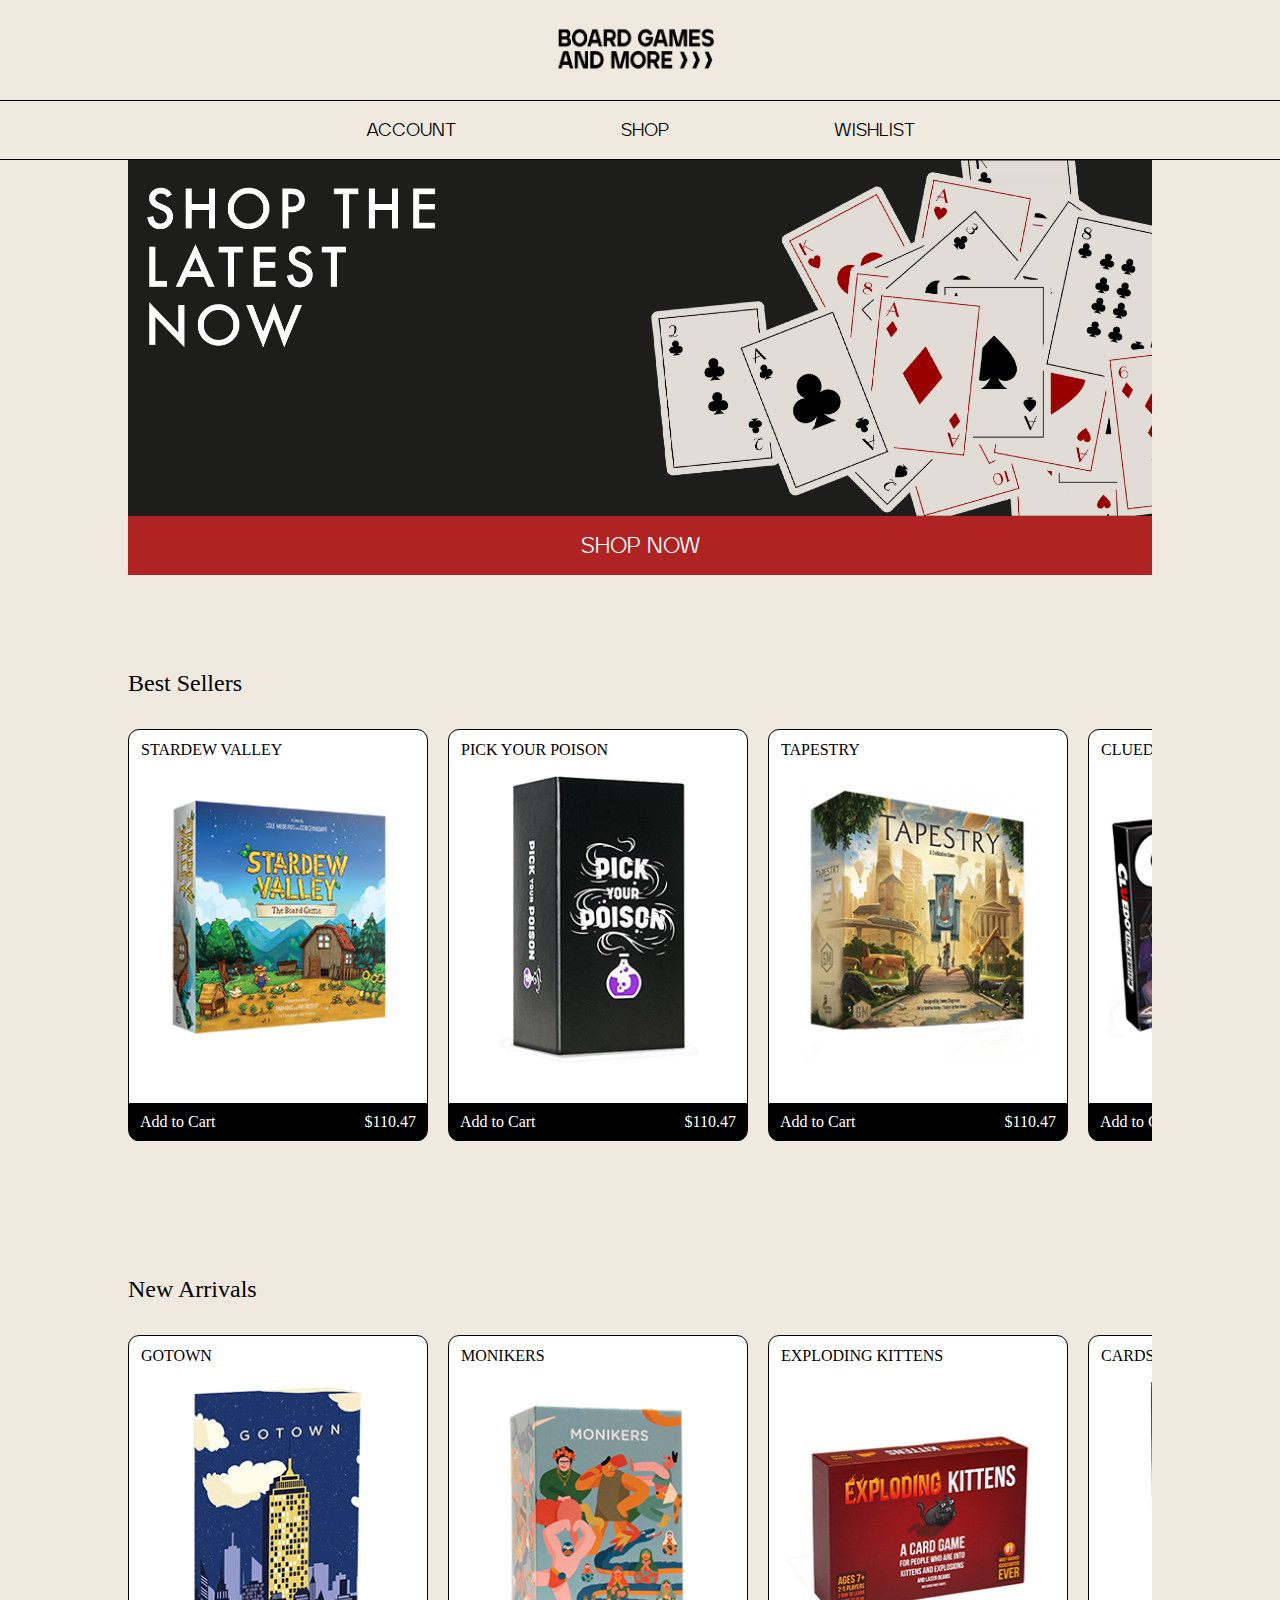
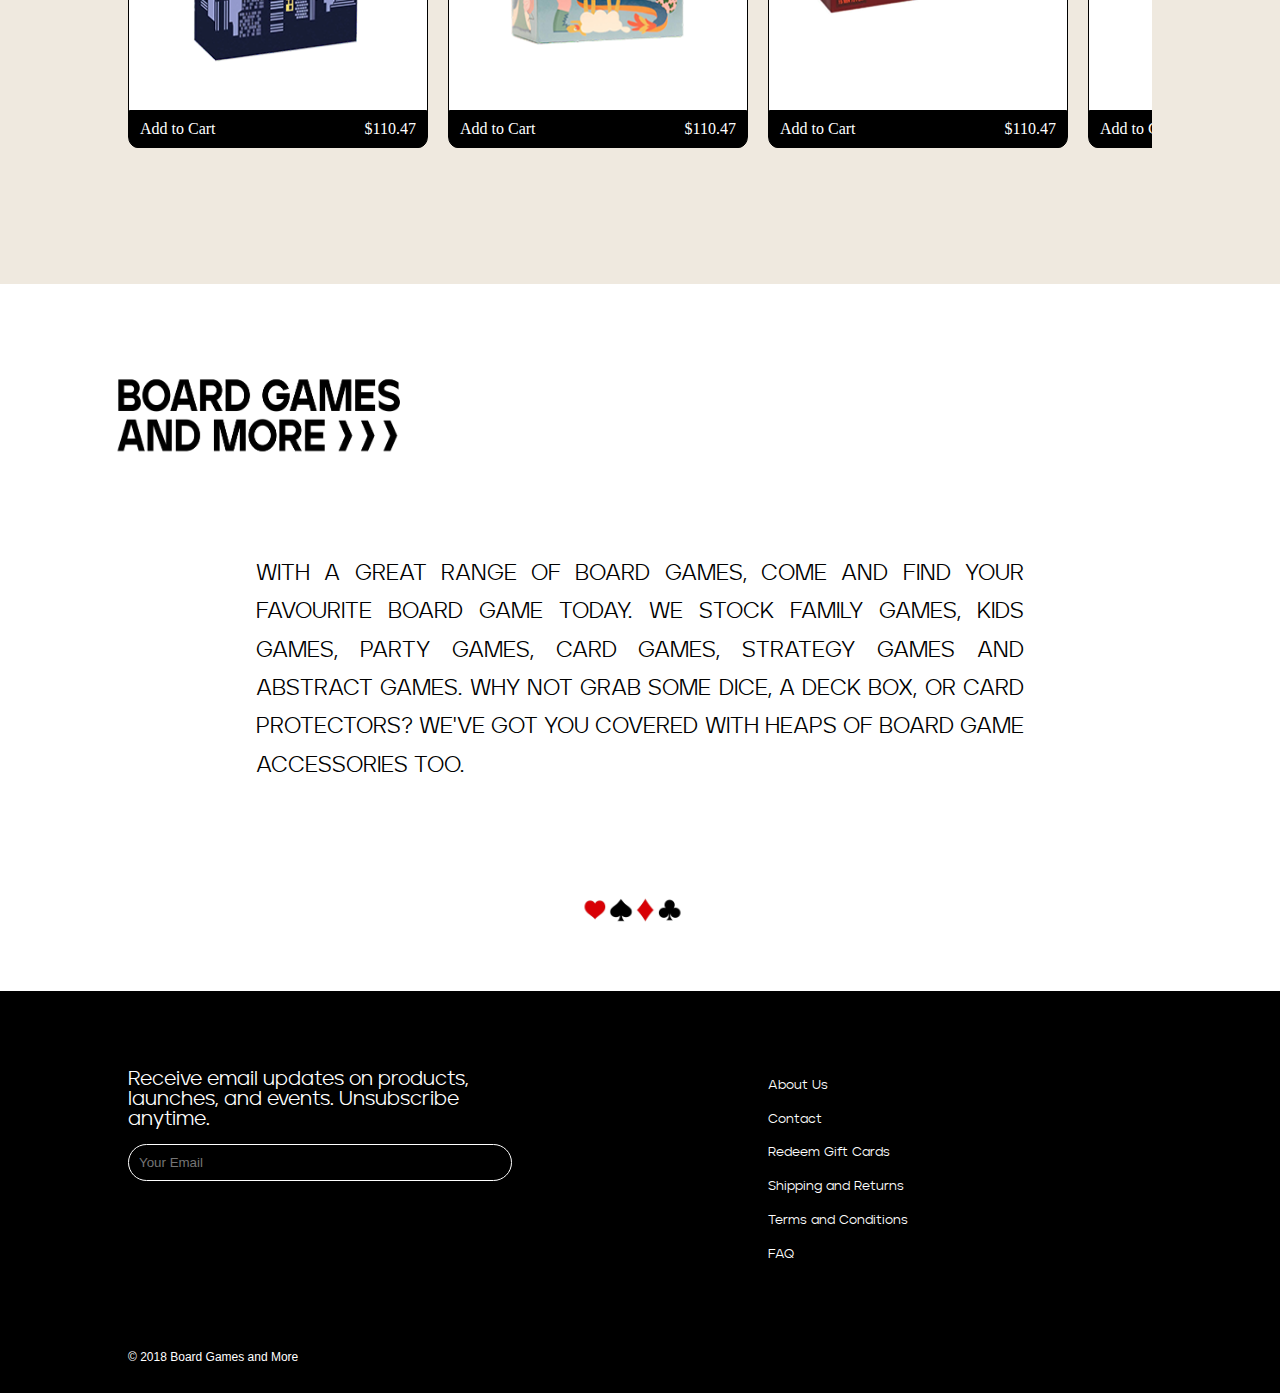
<file: index.html>
<!DOCTYPE html>
<html lang="en">
<head>
    <meta charset="UTF-8">
    <meta http-equiv="X-UA-Compatible" content="IE=edge">
    <meta name="viewport" content="width=device-width, initial-scale=1.0">
    <title>Document</title>
    <link rel="stylesheet" href="styles.css">
    <link rel="stylesheet" href="reset.css">
    <link rel="stylesheet" href="https://cdn.linearicons.com/free/1.0.0/icon-font.min.css">
    <link rel="stylesheet" href="https://cdnjs.cloudflare.com/ajax/libs/font-awesome/4.7.0/css/font-awesome.min.css">

</head>
<body>
    <div class="main-container">
<!-- Nav Bar --> 
    <nav>
        <ul class="header">
            <li class="li-left"><a class="lnr lnr-magnifier icon" href="#"></a></li>
            <li class="li-center"><img class="logo"  src="/images/logo.png" alt="logo"></li>
            <li class="li-right"><a class="lnr lnr-cart icon" href="#"></a></li>
        </ul>
        <ul class="nav-text">
            <li><a href="#account">ACCOUNT</a></li>
            <li><a href="shop.html">SHOP</a></li>
            <li><a href="#wishlist">WISHLIST</a></li>
        </ul>
    </nav>  

    <main >
        <img class="center banner" src="images/desktop-01.jpg" width="70%" alt="banner">
        <br>
        <button class="center btn"><a href="shop.html">SHOP NOW</a></button>
    </main>

<!-- Best Sellers -->
<div class="outer1">
    <h1>Best Sellers</h1>
    <section class="cards1">
        <article class="card1">
            <div class="text">
                <h3>stardew valley</h3>
            </div>
            <div class="image-size">
            <img src="/images/stardewvalley.png">
           </div>
            <div class="text1">
                
            </div>
            <a href="#" class="card1-bottom">
                <div class="btn-left">Add to Cart</div>
                <div class="btn-right">$110.47</div>
            </a>
        </article>
        <article class="card1">
            <div class="text">
                <h3>Pick Your Poison</h3>
            </div>
            <div class="image-size">
            <img src="/images/pickyourpoison.png"></div>
            <div class="text1">
                
            </div>
            <a href="#" class="card1-bottom">
                <div class="btn-left">Add to Cart</div>
                <div class="btn-right">$110.47</div>
            </a>
        </article>
        <article class="card1">
            <div class="text">
                <h3>tapestry</h3>
            </div>
            <div class="image-size">
            <img src="/images/tapestry.png">
            </div>
            <div class="text1">
                
            </div>
            <a href="#" class="card1-bottom">
                <div class="btn-left">Add to Cart</div>
                <div class="btn-right">$110.47</div>
            </a>
        </article>
        <article class="card1">
            <div class="text">
                <h3>cluedo</h3>
            </div>
            <div class="image-size">
            <img src="/images/cluedo.png">
            </div>
            <div class="text1">
                
            </div>
            <a href="#" class="card1-bottom">
                <div class="btn-left">Add to Cart</div>
                <div class="btn-right">$110.47</div>
            </a>
        </article>
        <article class="card1">
            <div class="text">
                <h3>Scythe</h3>
            </div>
            <div class="image-size">
            <img src="/images/scythe.png">
            </div>
            <div class="text1">
                
            </div>
            <a href="#" class="card1-bottom">
                <div class="btn-left">Add to Cart</div>
                <div class="btn-right">$110.47</div>
            </a>
        </article>
        <article class="card1">  
            <div class="text">
            <h3>Wingspan</h3>
            </div>
            <div class="image-size">
            <img src="/images/wingspan.png">
        </div>
            <div class="text1">
                
            </div>
            <a href="#" class="card1-bottom">
                <div class="btn-left">Add to Cart</div>
                <div class="btn-right">$110.47</div>
            </a>
        </article>


    </section>
</div>

<!-- New Arrivals -->
<div class="outer1">
    <h1>New Arrivals</h1>
    <section class="cards1">
        <article class="card1">
            <div class="text">
                <h3>gotown</h3>
            </div>
            <div class="image-size">
            <img src="/images/gotown.png">
            </div>
            <div class="text1">
                                
            </div>
            <a href="#" class="card1-bottom">
                <div class="btn-left">Add to Cart</div>
                <div class="btn-right">$110.47</div>
            </a>
        </article>
        <article class="card1">
            <div class="text">
                <h3>monikers</h3>
            </div>
            <div class="image-size">
            <img src="/images/monikers.png"></div>
            <div class="text1">
                                
            </div>
            <a href="#" class="card1-bottom">
                <div class="btn-left">Add to Cart</div>
                <div class="btn-right">$110.47</div>
            </a>
        </article>
        <article class="card1">
            <div class="text">
                <h3>exploding kittens</h3>
            </div>
            <div class="image-size">
            <img src="/images/explodingkittens.png">
            </div>
            <div class="text1">
                                
            </div>
            <a href="#" class="card1-bottom">
                <div class="btn-left">Add to Cart</div>
                <div class="btn-right">$110.47</div>
            </a>
        </article>
        <article class="card1">
            <div class="text">
                <h3>cards against humanity</h3>
            </div>
            <div class="image-size">
            <a href="product.html"><img src="/images/cardsagainsthumanity.png"></a>
            </div>
            <div class="text1">
                                
            </div>
            <a href="#" class="card1-bottom">
                <div class="btn-left">Add to Cart</div>
                <div class="btn-right">$110.47</div>
            </a>
        </article>
        <article class="card1">
            <div class="text">
                <h3>wave length</h3>
            </div>
            <div class="image-size">
            <img src="/images/wavelength.png">
            </div>
            <div class="text1">
                                
            </div>
            <a href="#" class="card1-bottom">
                <div class="btn-left">Add to Cart</div>
                <div class="btn-right">$110.47</div>
            </a>
        </article>
        <article class="card1">  
            <div class="text">
            <h3>The World Game</h3>
            </div>
            <div class="image-size">
            <img src="/images/theworldgame.png" alt="Sample photo">
        </div>
            <div class="text1">
                                
            </div>
            <a href="#" class="card1-bottom">
                <div class="btn-left">Add to Cart</div>
                <div class="btn-right">$110.47</div>
            </a>
        </article>  
</div>
<br><br><br><br><br><br>

<!-- About -->
<div class="about">
    <img src="/images/logo.png" alt="">
    <p class="about-text">With a great range of board games, come and find your favourite board game today. We stock family games, kids games, party games, card games, strategy games and abstract games. Why not grab some dice, a deck box, or card protectors? We've got you covered with heaps of board game accessories too.</p>
    <br><br><br>
    <img class="cardflower" src="/images/cardflowers.png" alt="">
</div>

<!-- Footer -->
<div class="footer-container">
    <div class="footer-left">
    <p>Receive email updates on products, launches, and events. Unsubscribe anytime.</p>
    <p><input type="email" name="" id="email" placeholder="Your Email"></p>
    </div>
    <div class="footer-right">
    <ul>
        <li><a href="#">About Us</a></li>
        <li><a href="#">Contact</a></li>
        <li><a href="#wishlist">Redeem Gift Cards</a></li>
        <li><a href="#">Shipping and Returns</a></li>
        <li><a href="#">Terms and Conditions</a></li>
        <li><a href="#">FAQ</a></li>
    </ul>
    </div>
  
</div>
<div class="copyright">&copy; 2018 Board Games and More </div>
</div>



</body>
</html>
</file>
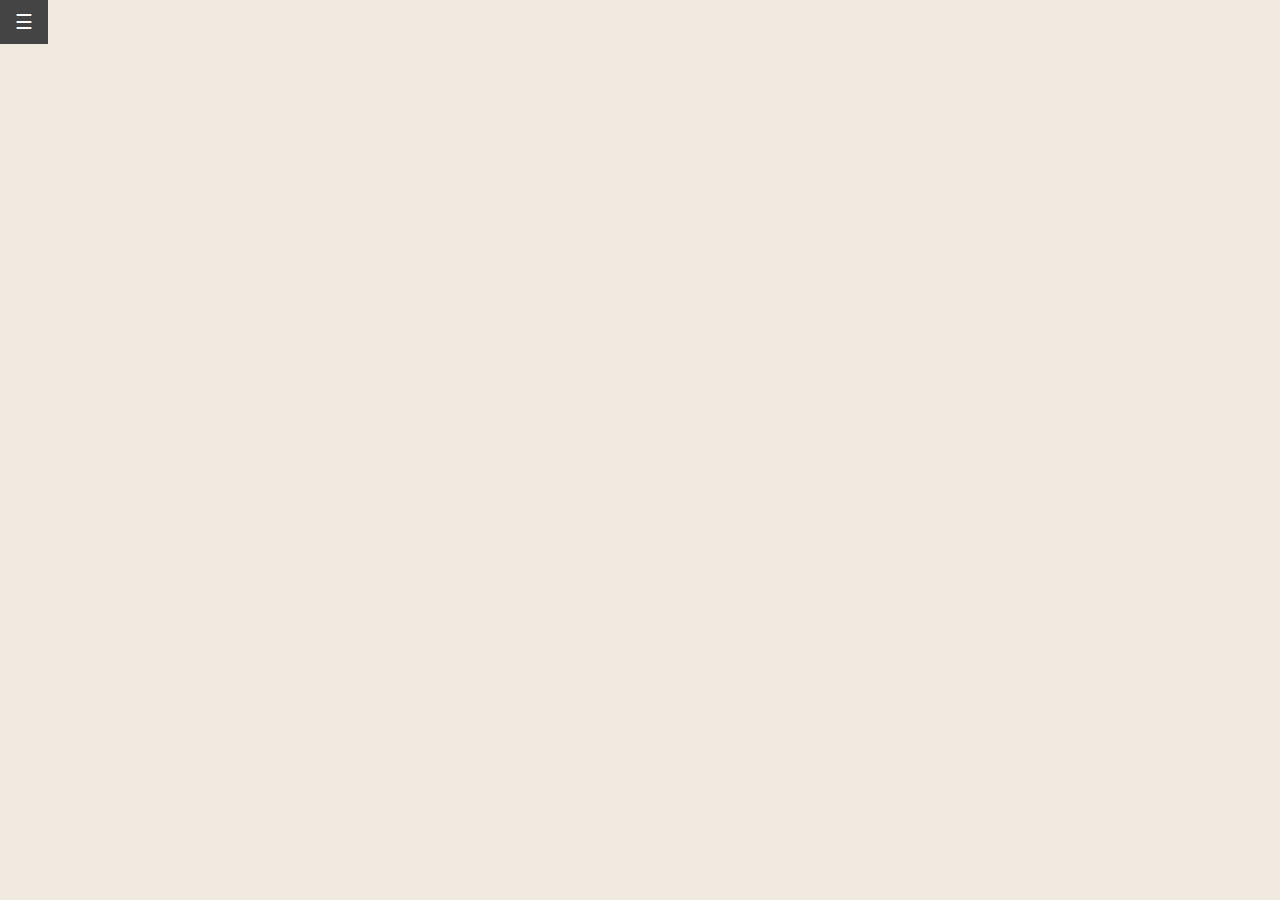
<file: cart.html>
<!DOCTYPE html>
<html lang="en">
<head>
    <meta charset="UTF-8">
    <meta http-equiv="X-UA-Compatible" content="IE=edge">
    <meta name="viewport" content="width=device-width, initial-scale=1.0">
    <link rel="stylesheet" href="styles.css">
    <link rel="stylesheet" href="reset.css">
    <link rel="stylesheet" href="https://cdn.linearicons.com/free/1.0.0/icon-font.min.css">
    <title>Document</title>
</head>
<body>
    <div id="mySidepanel" class="sidepanel">
        <h1 class="cart-header">Your Cart</h1>
        <a href="javascript:void(0)" class="closebtn" onclick="closeNav()">×</a>
        <div class="cart-items">
            <img src="/images/cardsagainsthumanity.png" alt="">
            <div class="cart-text"><h5>Cards Against Humanity</h5><h6>$110.47</h6></div>
            <div class="counter2">
                <div class="c-btn2">-</div>
                <div class="count2">1</div>
                <div class="c-btn2">+</div>
            </div>
            <div class="lnr lnr-trash"></div>
        </div>

        <div class="checkout-box">
            <span>Estimated Total</span><span>$110.47</span>
            <a class="p-btn" href="">Checkout</a>
        </div>
    </div>

    <button class="openbtn" onclick="openNav()">☰</button>  

    <script>
        function openNav() {
          document.getElementById("mySidepanel").style.width = "500px";
        }
        
        function closeNav() {
          document.getElementById("mySidepanel").style.width = "0";
        }
        </script>
    
</body>
</html>
</file>
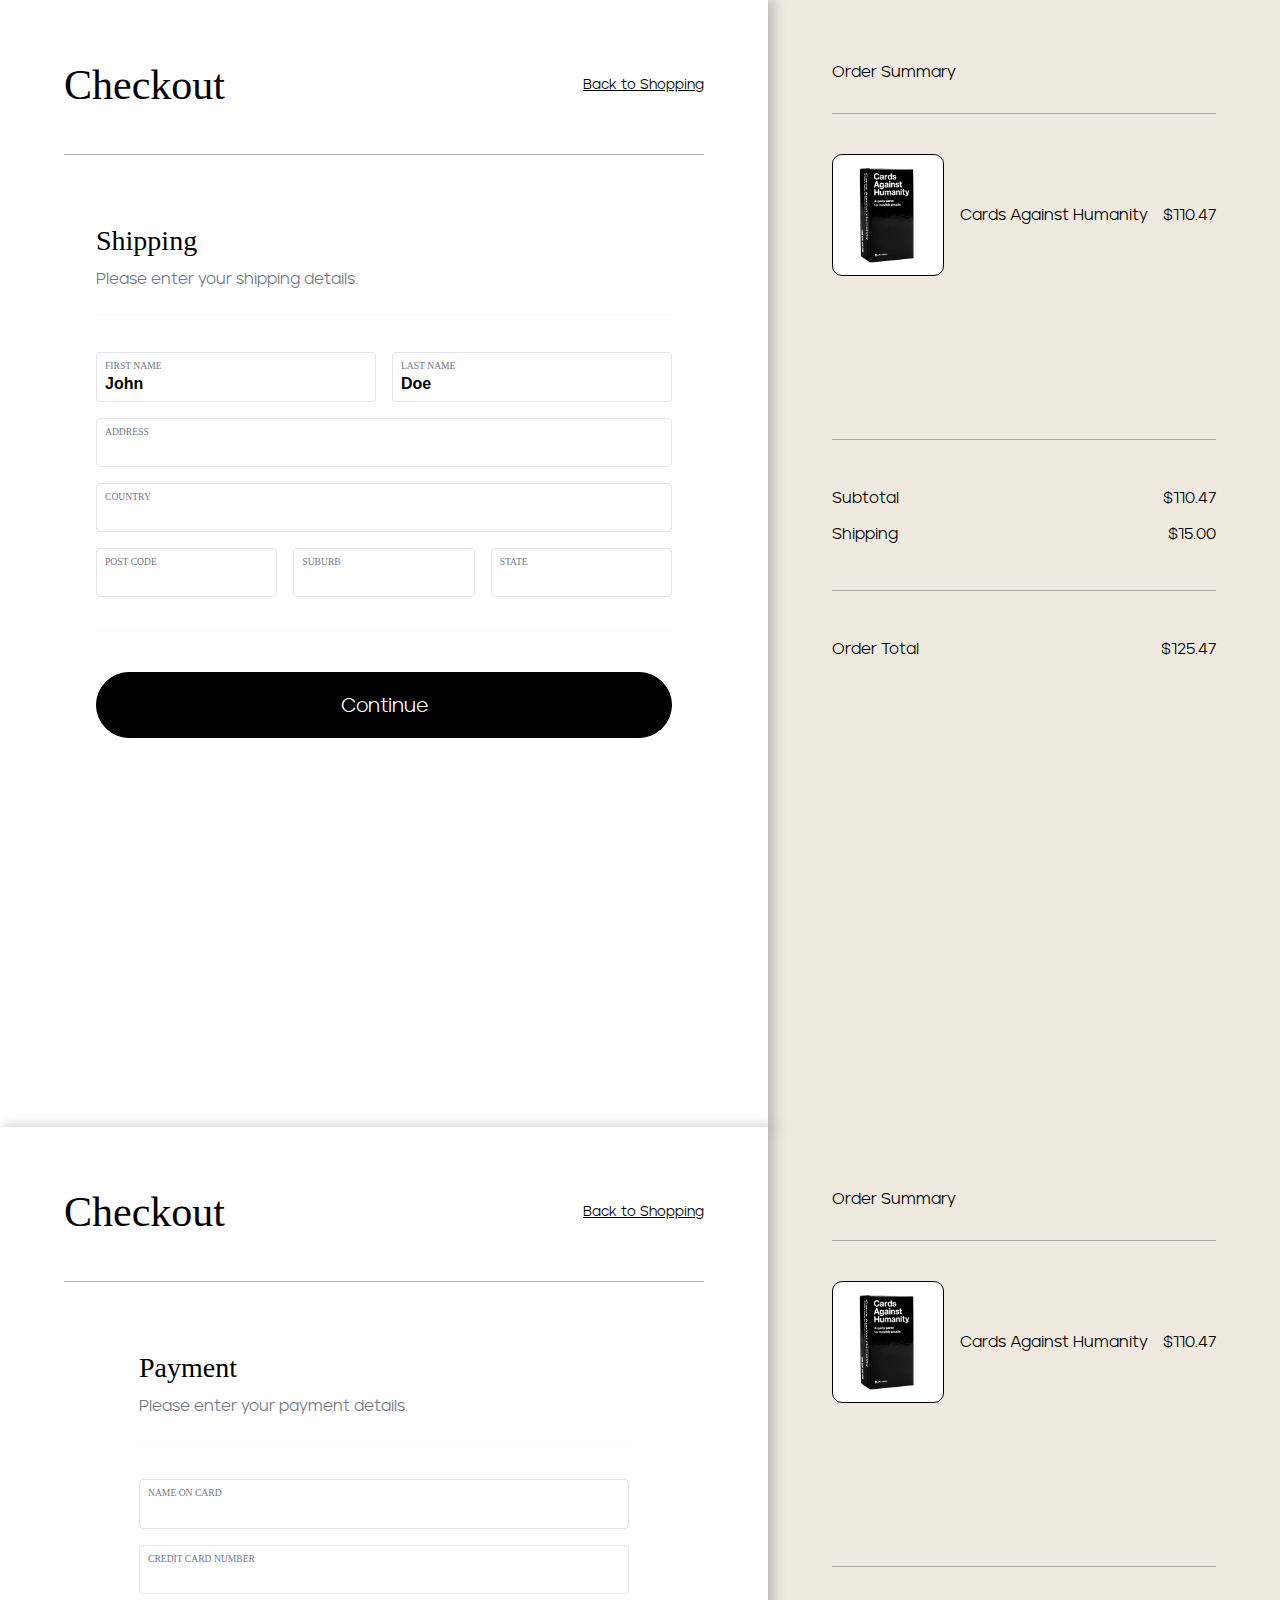
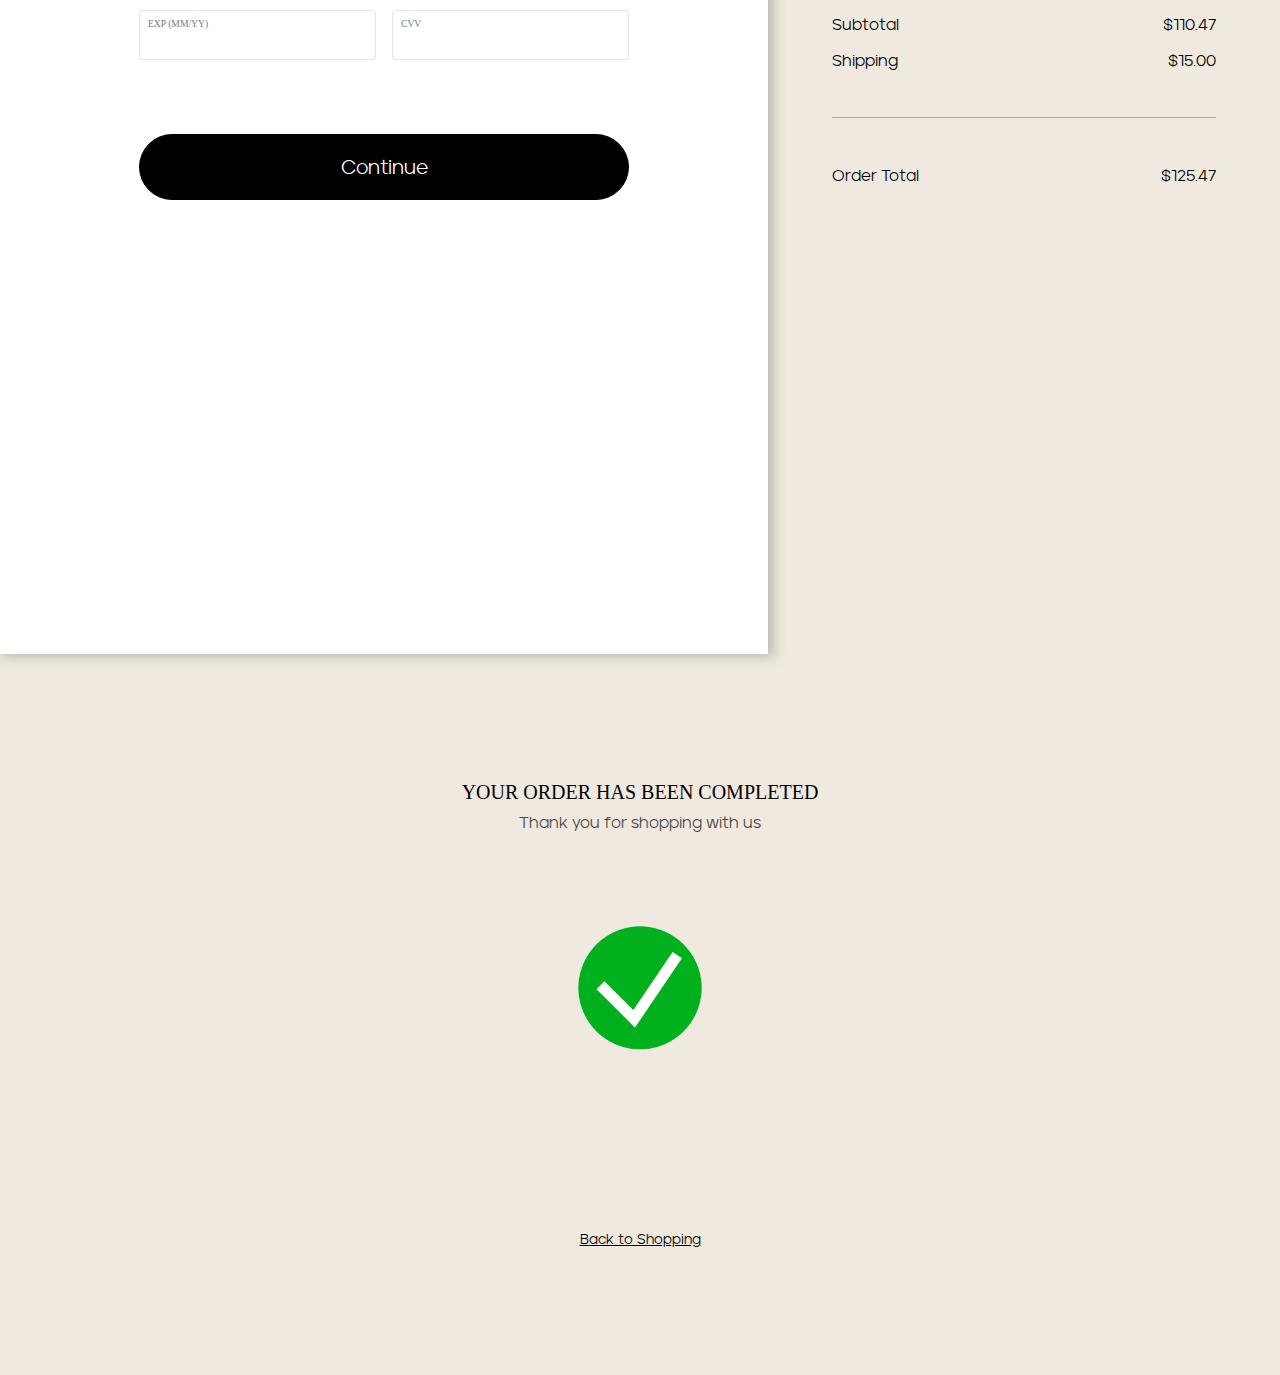
<file: checkout.html>
<!DOCTYPE html>
<html lang="en">
<head>
    <meta charset="UTF-8">
    <meta http-equiv="X-UA-Compatible" content="IE=edge">
    <meta name="viewport" content="width=device-width, initial-scale=1.0">
    <link rel="stylesheet" href="styles.css">
    <link rel="stylesheet" href="reset.css">
    <script src="script.js"></script>
    <title>Document</title>
</head>
<body>
<!-- SHIPPING -->
<div id="shipping" class="checkout tabcontent">
    <div class="checkout-left">
        <h1>Checkout</h1>
        <a href="index.html">Back to Shopping</a>
        <hr>

    <div class="shipping-form">
        <h1>Shipping</h1>
        <p>Please enter your shipping details.</p>
        <hr />
        <div class="form">
            
        <div class="fields fields--2">
            <label class="field">
            <span class="field__label" for="firstname">First name</span>
            <input class="field__input" type="text" id="firstname" value="John" />
            </label>
            <label class="field">
            <span class="field__label" for="lastname">Last name</span>
            <input class="field__input" type="text" id="lastname" value="Doe" />
            </label>
        </div>
        <label class="field">
            <span class="field__label" for="address">Address</span>
            <input class="field__input" type="text" id="address" />
        </label>
        <label class="field">
            <span class="field__label" for="country">Country</span>
            <select class="field__input" id="country">
            <option value=""></option>
            <option value="australia">Australia</option>
            </select>
        </label>
        <div class="fields fields--3">
            <label class="field">
            <span class="field__label" for="postcode">Post code</span>
            <input class="field__input" type="text" id="zipcode" />
            </label>
            <label class="field">
            <span class="field__label" for="suburb">Suburb</span>
            <input class="field__input" type="text" id="city" />
            </label>
            <label class="field">
            <span class="field__label" for="state">State</span>
            <select class="field__input" id="state">
                <option value=""></option>
            </select>
            </label>
        </div>
        </div>
        <hr>
        <button class="p-btn" onclick="payment()">Continue</button>
        </div>
    </div>

    
    <div class="checkout-right">
        <h4>Order Summary</h4>
        <hr>
        <div class="sum-img">
            <img src="/images/cardsagainsthumanity.png" alt="">
            <span>Cards Against Humanity</span><span>$110.47</span>
        </div>
       
        <div class="sum-bottom">
            <hr>
            <div class="sum-text">
            <span>Subtotal</span><span>$110.47</span>
            </div>
            <div class="sum-text">
                <span>Shipping</span><span>$15.00</span>
            </div>
            <hr>
            <div class="sum-text">
                <span>Order Total</span>
                <span>$125.47</span>
            </div>

        </div>
    </div>
</div>

<!-- PAYMENT -->
<div id="payment" class="checkout tabcontent">
    <div class="checkout-left">
        <h1>Checkout</h1>
        <a href="index.html">Back to Shopping</a>
        <hr>

    <div class="shipping-form">
        <h1>Payment</h1>
        <p>Please enter your payment details.</p>
        <hr />
        <div class="form">
            
        <div class="fields ">
            <label class="field">
            <span class="field__label" for="firstname">Name on Card</span>
            <input class="field__input" type="text" id="firstname" value="" />
            </label>
            <label class="field">
            <span class="field__label" for="lastname">Credit Card Number</span>
            <input class="field__input" type="text" id="lastname" value="" />
            </label>
        </div>

        <div class="fields fields--2">
            <label class="field">
            <span class="field__label" for="postcode">Exp (MM/YY)</span>
            <input class="field__input" type="text" id="exp" />
            </label>
            <label class="field">
            <span class="field__label" for="suburb">CVV</span>
            <input class="field__input" type="text" id="cvv" />
            </label>
    
        </div>
        </div>
        <hr>
        <button class="p-btn" onclick="done()">Continue</button>
        </div>
    </div>

    
    <div class="checkout-right">
        <h4>Order Summary</h4>
        <hr>
        <div class="sum-img">
            <img src="/images/cardsagainsthumanity.png" alt="">
            <span>Cards Against Humanity</span><span>$110.47</span>
        </div>
       
        <div class="sum-bottom">
            <hr>
            <div class="sum-text">
            <span>Subtotal</span><span>$110.47</span>
            </div>
            <div class="sum-text">
                <span>Shipping</span><span>$15.00</span>
            </div>
            <hr>
            <div class="sum-text">
                <span>Order Total</span>
                <span>$125.47</span>
            </div>

        </div>
    </div>
</div>

<!-- CONFIRMATION -->
<div id="done" class="confirmation tabcontent">
    <div class="confirmation-h1">
        <p>Your order has been completed</p>
    </div>
    <div class="confirmation-h2">
        <p>Thank you for shopping with us</p>
    </div>
    <div class="greentick">
        <img src="/images/greentick.png" alt="">
    </div>
    <div class="li-back">
        <a href="index.html">Back to Shopping</a>
    </div>

</div>

</body>
</html>
</file>
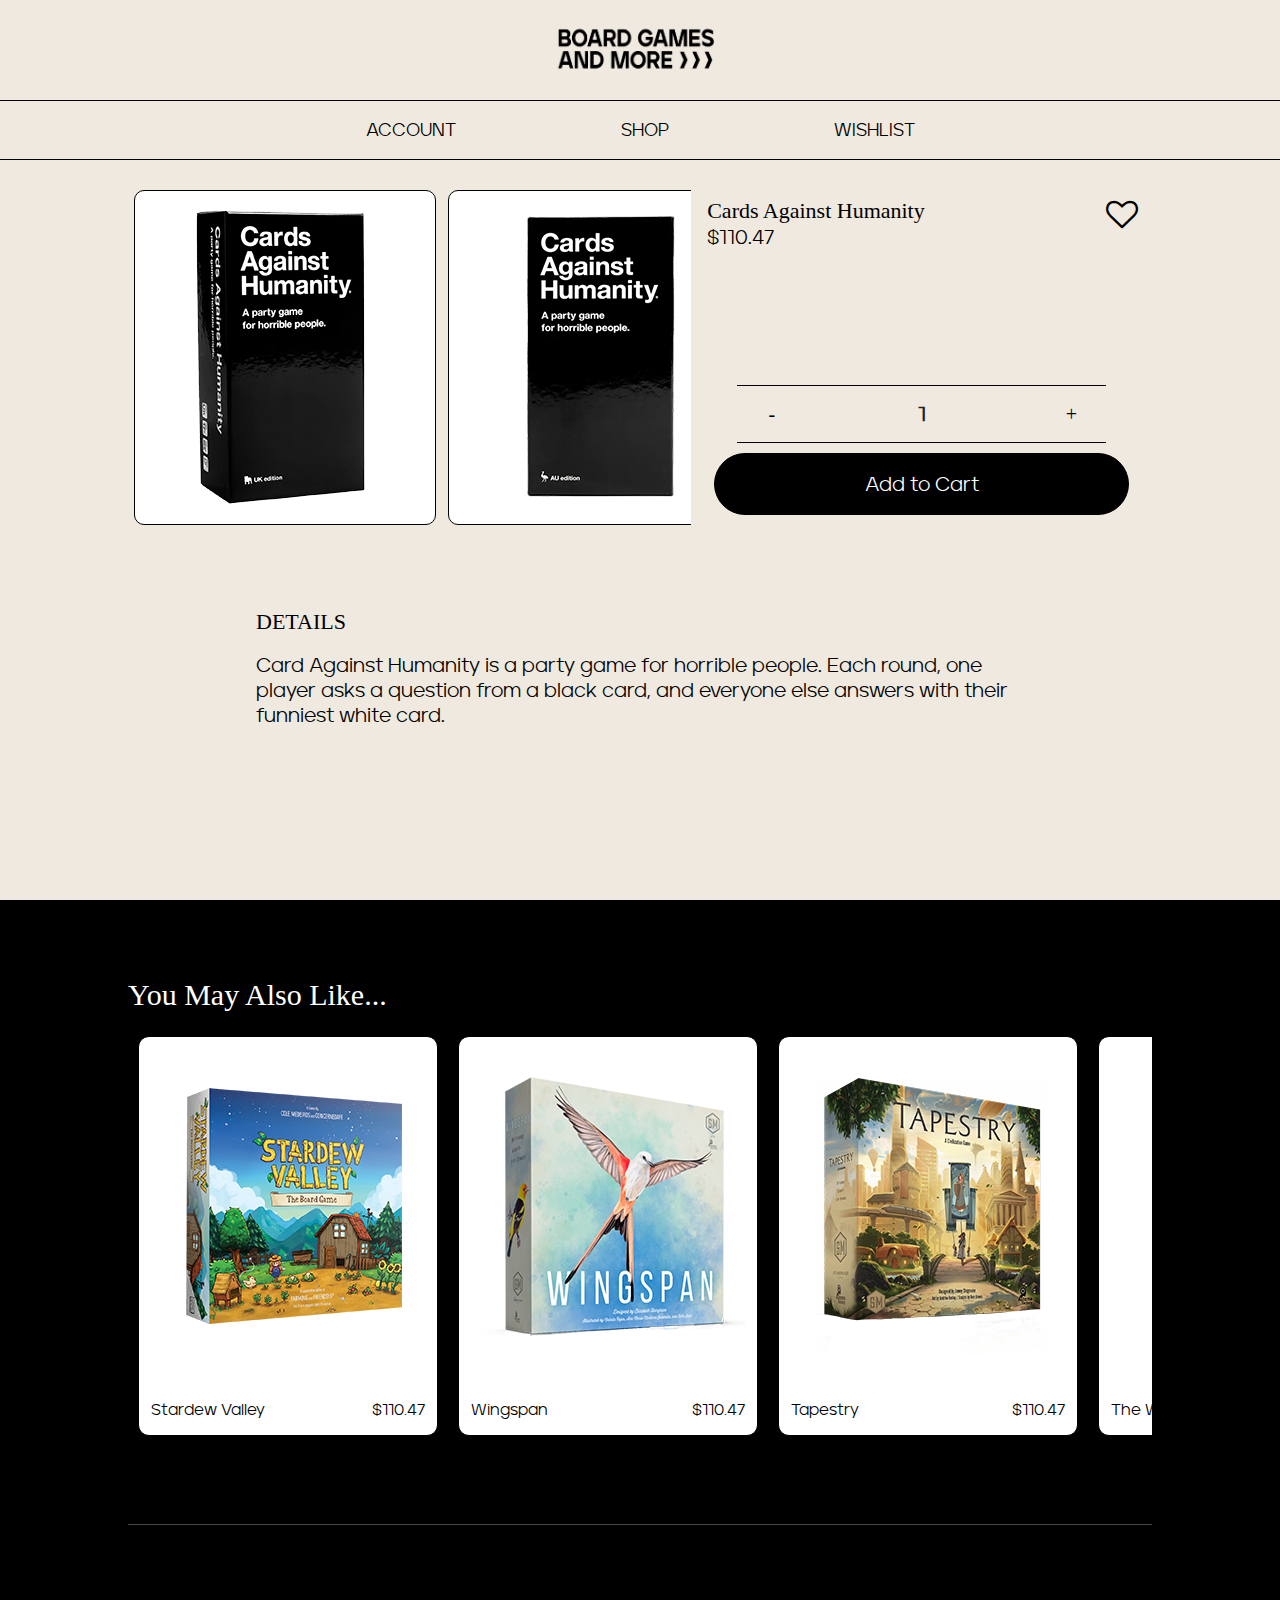
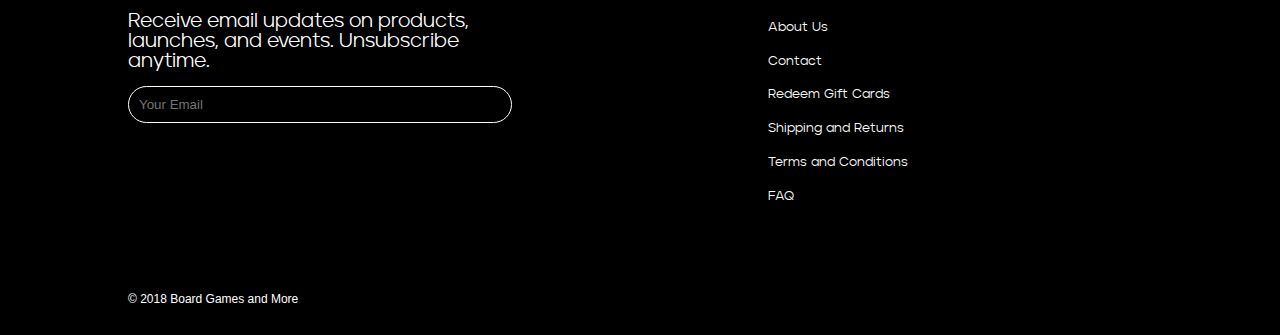
<file: product.html>
<!DOCTYPE html>
<html lang="en">
<head>
    <meta charset="UTF-8">
    <meta http-equiv="X-UA-Compatible" content="IE=edge">
    <meta name="viewport" content="width=device-width, initial-scale=1.0">
    <link rel="stylesheet" href="styles.css">
    <link rel="stylesheet" href="reset.css">
    <link rel="stylesheet" href="https://cdn.linearicons.com/free/1.0.0/icon-font.min.css">
     <link rel="stylesheet" href="https://cdnjs.cloudflare.com/ajax/libs/font-awesome/4.7.0/css/font-awesome.min.css">
     <script src="script.js"></script>

    <title>Document</title>
</head>
<body>
    <div class="main-container">
    <nav>
        <ul class="header">
            <li class="li-left"><a class="lnr lnr-magnifier icon" href="#"></a></li>
            <li class="li-center"><a href="index.html"><img class="logo" src="/images/logo.png" alt="logo"></a></li>
            <li class="li-right"><a class="lnr lnr-cart icon" href="#"></a></li>
        </ul>
        <ul class="nav-text">
            <li><a href="#">ACCOUNT</a></li>
            <li><a href="shop.html">SHOP</a></li>
            <li><a href="#">WISHLIST</a></li>
        </ul>
    </nav>  
    <div class="p-container">
        <section class="p-left">
            <article class="p-img-container">
                <div class="p-img"><img src="/images/cardsagainsthumanity.png" alt=""></div>
            </article>
            <article class="p-img-container">
                <div class="p-img"><img src="/images/cah2.png" alt=""></div>
            </article>
            <article class="p-img-container">
                <div class="p-img"><img src="/images/cah3.png" alt=""></div>
            </article>
            <article class="p-img-container">
                <div class="p-img"><img src="/images/cah1.png" alt=""></div>
            </article>
        </section>
        <section class="p-right">
            <article class="p-content">
                <div class="p-size"><h2>Cards Against Humanity</h2><h3>$110.47</h3>
                </div>
                <span><i class="fa fa-heart-o fa-2x" aria-hidden="true"></i></span>
               
            </article> 
            <div class="counter">
                <div class="c-btn">-</div>
                <div class="count">1</div>
                <div class="c-btn">+</div>
            </div>

            <!-- Sidepanel -->
            <a class="p-btn" href="javascript:void(0)" onclick="openNav()">Add to Cart</a>
            <div id="mySidepanel" class="sidepanel sidepanel-close">
                <h1 class="cart-header">Your Cart</h1>
                <a href="javascript:void(0)" class="closebtn" onclick="closeNav()">×</a>
  
          
            <div class="sidepanel-container">
                <div class="sidepanel-img">
                    <img src="/images/cardsagainsthumanity.png" alt="">
                </div>
                <div class="sidepanel-header">
                    <div class="sidepanel-text sp-font">
                        <h5>Cards Against Humanity</h5>
                    </div>
                    <div class="sidepanel-price sp-font">
                        <h6>$110.47</h6>
                    </div>
                    <div class="sidepanel-header2">
                    <div class="counter2 ">
                        <div class="c-btn2">-</div>
                        <div class="count2">1</div>
                        <div class="c-btn2">+</div>
                    </div>
                    <div class="lnr lnr-trash"></div>
                    </div>
            </div>

            <div class="sidepanel-bottom">
                <hr>
                <div class="sub-amount sp-font">
                    <span>Subtotal</span><span>$110.47</span>
                </div>
                <div class="sub-amount sp-font">
                    <span>Shipping</span><span>$15.00</span>
                </div>
              
                <div>
                    <hr>
                    <div class="total-amount sp-font">
                        <span>Estimated Total</span><span>$125.47</span>
                    </div>
                </div>
            </div>
           

                <div class="checkout-box">
                    <a class="p-btn" href="checkout.html">Checkout</a>
                </div>
            </div>
        </section>
    </div>
    <div class="details-box">
        <h4 class="details-head">Details</h4>
        <p>Card Against Humanity is a party game for horrible people. Each round, one player asks a question from a black card, and everyone else answers with their funniest white card.</p>
        </div>
</div>

    <div class="outer2">
        <h4 class="p-head">You May Also Like...</h4>
        <div class="bottom-cards">
            <section class="cards2">
                <article class="card2">
                    <div class="image-size">
                    <img src="/images/stardewvalley.png">
                    </div>
                    <div class="text1">
                        <span>Stardew Valley</span><span>$110.47</span>
                    </div>
                </article>
                <article class="card2">
                    <div class="image-size">
                    <img src="/images/wingspan.png"></div>
                    <div class="text1">
                        <span>Wingspan</span><span>$110.47</span>
                    </div>
                </article>
                <article class="card2">
                    <div class="image-size">
                    <img src="/images/tapestry.png">
                    </div>
                    <div class="text1">
                        <span>Tapestry</span><span>$110.47</span>
                    </div>
                </article>
                <article class="card2">
                    <div class="image-size">
                    <img src="/images/theworldgame.png">
                    </div>
                    <div class="text1">
                        <span>The World Game</span><span>$110.47</span>
                    </div>
                </article>
                <article class="card2">
                    <div class="image-size">
                    <img src="/images/monikers.png"></div>
                    <div class="text1">
                        <span>Monikers</span><span>$110.47</span>
                    </div>
                </article>
                <article class="card2">
                    <div class="image-size">
                    <img src="/images/explodingkittens.png">
                    </div>
                    <div class="text1">
                        <span>Exploding Kittens</span><span>$110.47</span>
                    </div>
                </article>
        </div>
        <hr>

<!-- Footer -->
<div class="footer-container">
    <div class="footer-left">
    <p>Receive email updates on products, launches, and events. Unsubscribe anytime.</p>
    <p><input type="email" name="" id="email" placeholder="Your Email"></p>
    </div>
    <div class="footer-right">
    <ul>
        <li><a href="#">About Us</a></li>
        <li><a href="#">Contact</a></li>
        <li><a href="#wishlist">Redeem Gift Cards</a></li>
        <li><a href="#">Shipping and Returns</a></li>
        <li><a href="#">Terms and Conditions</a></li>
        <li><a href="#">FAQ</a></li>
    </ul>
    </div>

</div>

<div class="copyright">&copy; 2018 Board Games and More </div>
    </div>
</div>   

    
</body>
</html>
</file>
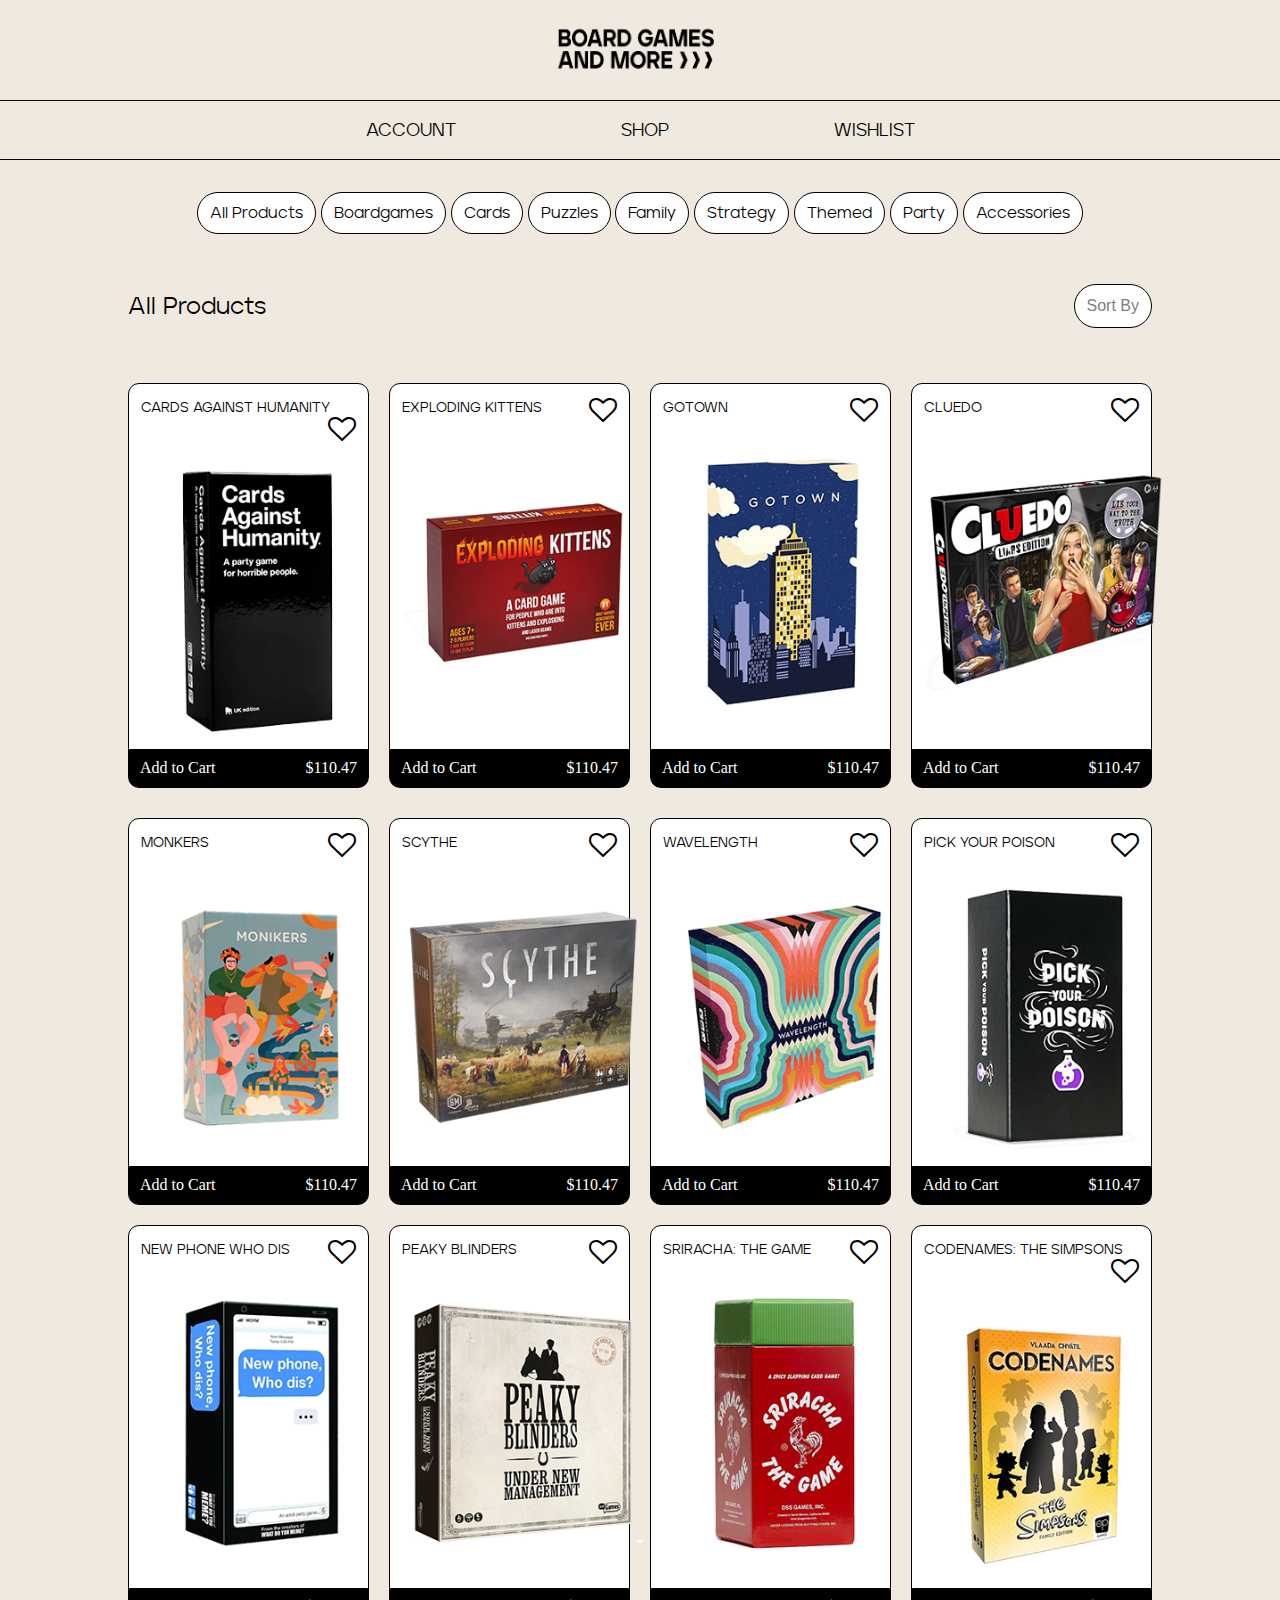
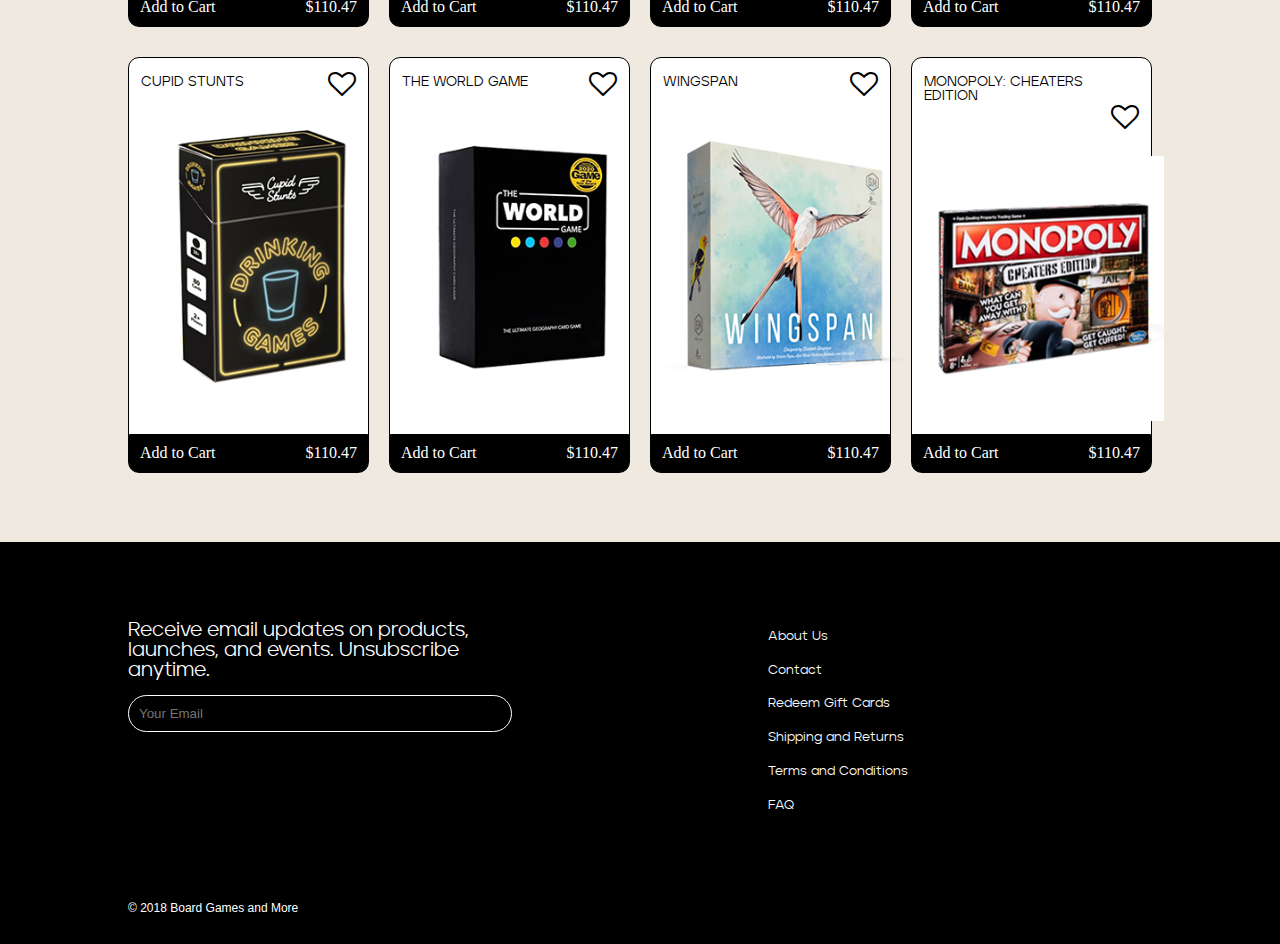
<file: shop.html>
<!DOCTYPE html>
<html lang="en">
<head>
    <meta charset="UTF-8">
    <meta http-equiv="X-UA-Compatible" content="IE=edge">
    <meta name="viewport" content="width=device-width, initial-scale=1.0">
    <title>Document</title>
    <link rel="stylesheet" href="styles.css">
    <link rel="stylesheet" href="reset.css">
    <link rel="stylesheet" href="https://cdn.linearicons.com/free/1.0.0/icon-font.min.css">
    <link rel="stylesheet" href="https://cdnjs.cloudflare.com/ajax/libs/font-awesome/4.7.0/css/font-awesome.min.css">
    <script src="script.js"></script>
</head>
<body>
    <nav>
        <ul class="header">
            <li class="li-left"><a class="lnr lnr-magnifier icon" href="#"></a></li>
            <li class="li-center"><a href="index.html"><img class="logo" src="/images/logo.png" alt="logo"></a></li>
            <li class="li-right"><a class="lnr lnr-cart icon" href="#"></a></li>
        </ul>
        <ul class="nav-text">
            <li><a href="#account">ACCOUNT</a></li>
            <li><a href="shop.html">SHOP</a></li>
            <li><a href="#wishlist">WISHLIST</a></li>
        </ul>
    </nav>  

    <!-- Product List  -->
<div class="categories">
        <a href="#">All Products</a>
        <a href="#">Boardgames</a>
        <a href="#">Cards</a>
        <a href="#">Puzzles</a>
        <a href="#">Family</a>
        <a href="#">Strategy</a>
        <a href="#">Themed</a>
        <a href="#">Party</a>
        <a href="#">Accessories</a>
</div>
<div class="title-list">
    <div class="title"><h2>All Products</h2></div>
    <div class="dropdown">
        <button onclick="myFunction()" class="dropbtn">Sort By  <span class="lnr lnr-chevron-down"></span></button>
        <div id="myDropdown" class="dropdown-content">
            <a href="#">Product Type</a>
            <a href="#">Best Sellers</a>
            <a href="#">Lowest Price</a>
            <a href="#">Highest Price</a>
            <a href="#">Top Rated</a>
        </div>
    </div>
</div>

<div class="product-list">
    <section class="cards">
        <article class="card">
            <div class="text">
                <span class="text-left"><h3>cards against humanity</h3></span>  <span><i id="heart-red" class="fa fa-heart-o fa-2x" onclick="fav();"></i></span>
            </div>
            <a href="product.html"><img src="/images/cardsagainsthumanity.png" alt="Sample photo"></a>

            <a href="#" class="card-bottom">
                <div class="btn-left">Add to Cart</div>
                <div class="btn-right">$110.47</div>
            </a>
        </article>
        <article class="card">
            <div class="text">
                <span class="text-left"><h3>Exploding Kittens</h3></span>  <span><i id="heart-red" class="fa fa-heart-o fa-2x" onclick="fav();"></i></span>
            </div>
            <a href="product.html"><img src="/images/explodingkittens.png"></a>

            <a href="#" class="card-bottom">
                <div class="btn-left">Add to Cart</div>
                <div class="btn-right">$110.47</div>
            </a>
        </article>
        <article class="card">
            <div class="text">
                <span class="text-left"><h3>GOTOWN</h3></span>  <span><i id="heart-red" class="fa fa-heart-o fa-2x" onclick="fav();"></i></span>
            </div>
            <a href="product.html"><img src="/images/gotown.png"></a>

            <a href="#" class="card-bottom">
                <div class="btn-left">Add to Cart</div>
                <div class="btn-right">$110.47</div>
            </a>
        </article>
        <article class="card">
            <div class="text">
                <span class="text-left"><h3>cluedo</h3></span><span><i id="heart-red" class="fa fa-heart-o fa-2x" onclick="fav();"></i></span>
            </div>
            <img src="/images/cluedo.png" alt="Sample photo">

            <a href="#" class="card-bottom">
                <div class="btn-left">Add to Cart</div>
                <div class="btn-right">$110.47</div>
            </a>
        </article>
        <article class="card">
            <div class="text">
                <span class="text-left"><h3>monkers</h3></span><span><i id="heart-red" class="fa fa-heart-o fa-2x" onclick="fav();"></i></span>
            </div>
            <img src="/images/monikers.png">

            <a href="#" class="card-bottom">
                <div class="btn-left">Add to Cart</div>
                <div class="btn-right">$110.47</div>
            </a>
        </article>
        <article class="card">
            <div class="text">
                <span class="text-left"><h3>scythe</h3></span><span><i id="heart-red" class="fa fa-heart-o fa-2x" onclick="fav();"></i></span>
            </div>
            <img src="/images/scythe.png" alt="Sample photo">

            <a href="#" class="card-bottom">
                <div class="btn-left">Add to Cart</div>
                <div class="btn-right">$110.47</div>
            </a>
        </article>
        <article class="card">
            <div class="text">
                <span class="text-left"><h3>wavelength</h3></span>  <span><i id="heart-red" class="fa fa-heart-o fa-2x" onclick="fav();"></i></span>
            </div>
            <a href="product.html"><img src="/images/wavelength.png"></a>

            <a href="#" class="card-bottom">
                <div class="btn-left">Add to Cart</div>
                <div class="btn-right">$110.47</div>
            </a>
        </article>
        <article class="card">
            <div class="text">
                <span class="text-left"><h3>pick your poison</h3></span><span><i id="heart-red" class="fa fa-heart-o fa-2x" onclick="fav();"></i></span>
            </div>
            <img src="/images/pickyourpoison.png" alt="Sample photo">

            <a href="#" class="card-bottom">
                <div class="btn-left">Add to Cart</div>
                <div class="btn-right">$110.47</div>
            </a>
        </article>
    </section>
    <section class="cards">
        <article class="card">
            <div class="text">
                <span class="text-left"><h3>new phone who dis</h3></span><span><i id="heart-red" class="fa fa-heart-o fa-2x" onclick="fav();"></i></span>
            </div>
            <img src="/images/newphone.png">

            <a href="#" class="card-bottom">
                <div class="btn-left">Add to Cart</div>
                <div class="btn-right">$110.47</div>
            </a>
        </article>
        <article class="card">
            <div class="text">
                <span class="text-left"><h3>peaky blinders</h3></span><span><i id="heart-red" class="fa fa-heart-o fa-2x" onclick="fav();"></i></span>
            </div>
            <img src="/images/peakyblinders.png">

            <a href="#" class="card-bottom">
                <div class="btn-left">Add to Cart</div>
                <div class="btn-right">$110.47</div>
            </a>
        </article>
        <article class="card">
            <div class="text">
                <span class="text-left"><h3>sriracha: the game</h3></span> <span><i id="heart-red" class="fa fa-heart-o fa-2x" onclick="fav(this);"></i></span>
            </div>
            <img src="/images/srirachathegame.png" >

            <a href="#" class="card-bottom">
                <div class="btn-left">Add to Cart</div>
                <div class="btn-right">$110.47</div>
            </a>
        </article>
        <article class="card">
            <div class="text">
                <span class="text-left"><h3>codenames: the simpsons</h3></span> <span><i id="heart-red" class="fa fa-heart-o fa-2x" onclick="fav();"></i></span>
            </div>
            <img src="/images/codenames the simpsons.png">

            <a href="#" class="card-bottom">
                <div class="btn-left">Add to Cart</div>
                <div class="btn-right">$110.47</div>
            </a>
        </article>
        <article class="card">
            <div class="text">
                <span class="text-left"><h3>cupid stunts</h3></span> <span><i id="heart-red" class="fa fa-heart-o fa-2x" onclick="fav();"></i></span>
            </div>
            <img src="/images/cupidstunts.png" >

            <a href="#" class="card-bottom">
                <div class="btn-left">Add to Cart</div>
                <div class="btn-right">$110.47</div>
            </a>
        </article>
        <article class="card">
            <div class="text">
                <span class="text-left"><h3>the world game</h3></span> <span><i id="heart-red" class="fa fa-heart-o fa-2x" onclick="fav();"></i></span>
            </div>
            <img src="/images/theworldgame.png">

            <a href="#" class="card-bottom">
                <div class="btn-left">Add to Cart</div>
                <div class="btn-right">$110.47</div>
            </a>
        </article>
        <article class="card">
            <div class="text">
                <span class="text-left"><h3>wingspan</h3></span> <span><i id="heart-red" class="fa fa-heart-o fa-2x" onclick="fav();"></i></span>
            </div>
            <img src="/images/wingspan.png">

            <a href="#" class="card-bottom">
                <div class="btn-left">Add to Cart</div>
                <div class="btn-right">$110.47</div>
            </a>
        </article>
        <article class="card">
            <div class="text">
                <span class="text-left"><h3>monopoly: cheaters edition</h3></span><span><i id="heart-red" class="fa fa-heart-o fa-2x" onclick="fav();"></i></span>
            </div>
            <img src="/images/monopoly.png">

            <a href="#" class="card-bottom">
                <div class="btn-left">Add to Cart</div>
                <div class="btn-right">$110.47</div>
            </a>
        </article>
    </section>

    
    
</div>
<br>
<br>
<br>
<br>
<div class="footer-container">
    <div class="footer-left">
    <p>Receive email updates on products, launches, and events. Unsubscribe anytime.</p>
    <p><input type="email" name="" id="email" placeholder="Your Email"></p>
    </div>
    <div class="footer-right">
    <ul>
        <li><a href="#">About Us</a></li>
        <li><a href="#">Contact</a></li>
        <li><a href="#wishlist">Redeem Gift Cards</a></li>
        <li><a href="#">Shipping and Returns</a></li>
        <li><a href="#">Terms and Conditions</a></li>
        <li><a href="#">FAQ</a></li>
    </ul>
    </div>
  
</div>
<div class="copyright">&copy; 2018 Board Games and More </div>

</body>
</html>
</file>
<file: styles.css>
@import url(typography.css);
@import url(colours.css);
@import url(layout.css);
</file>
